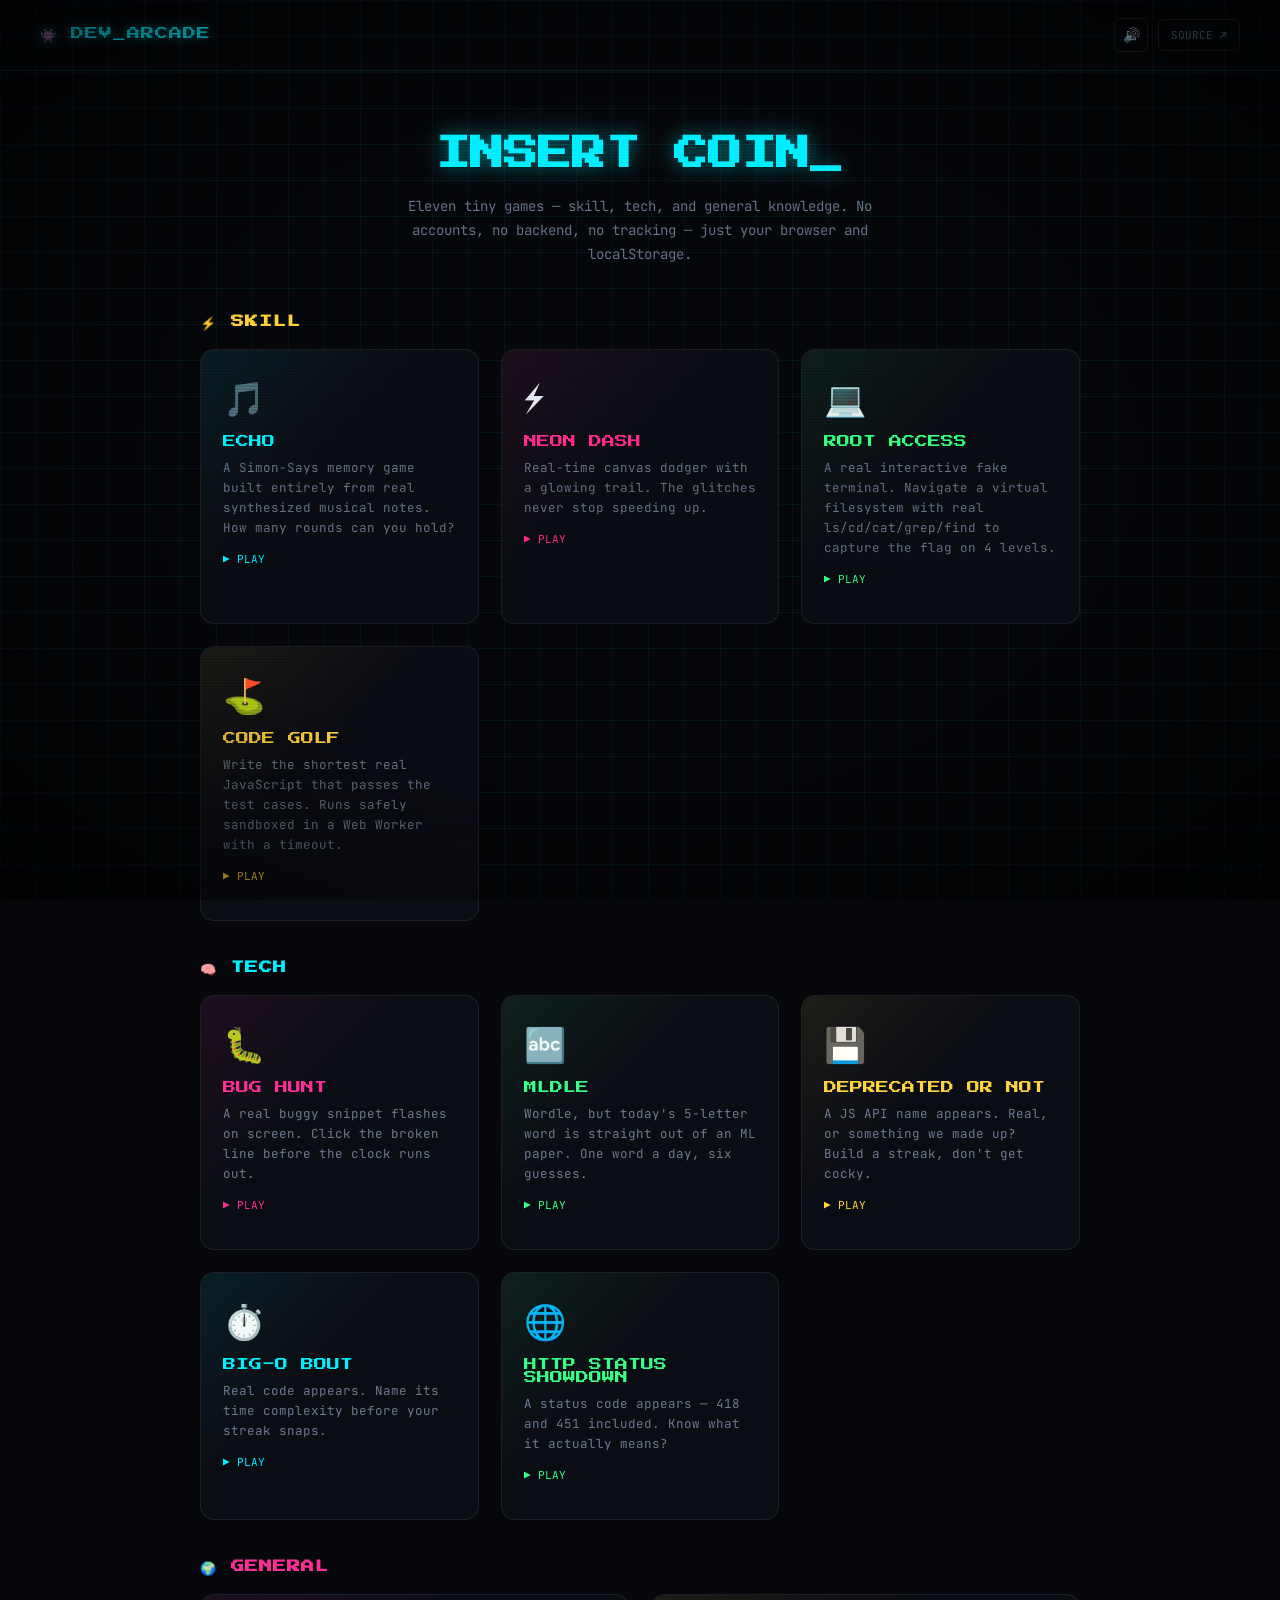
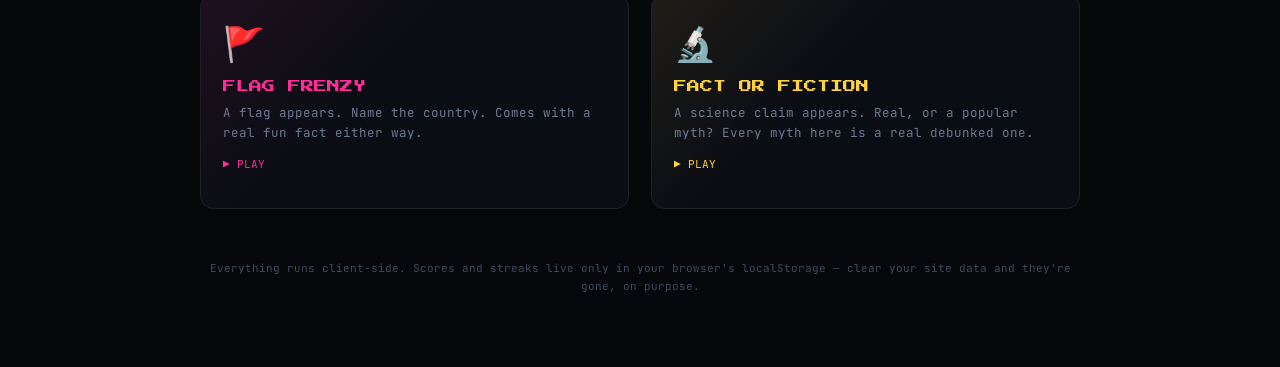
<file: index.html>
<!doctype html>
<html lang="en">
<head>
  <meta charset="utf-8" />
  <meta name="viewport" content="width=device-width, initial-scale=1" />
  <title>Dev Arcade</title>
  <meta name="description" content="Eleven tiny games -- skill, tech, and general knowledge. No accounts, no backend, just real-time reflexes and daily puzzles." />
  <link rel="icon" href="data:image/svg+xml,<svg xmlns=%22http://www.w3.org/2000/svg%22 viewBox=%220 0 100 100%22><text y=%22.9em%22 font-size=%2290%22>👾</text></svg>" />
  <link rel="stylesheet" href="style.css" />
</head>
<body>
  <div class="grid-bg" aria-hidden="true"></div>

  <header class="topbar">
    <a class="logo pixel" href="index.html">👾 DEV_ARCADE</a>
    <a class="back" href="https://github.com/blacksinisterx/dev-arcade" target="_blank" rel="noopener">SOURCE ↗</a>
  </header>

  <main>
    <div class="hero">
      <h1 class="pixel">INSERT COIN<span class="blink">_</span></h1>
      <p>Eleven tiny games — skill, tech, and general knowledge. No accounts, no backend, no tracking — just your browser and localStorage.</p>
    </div>

    <h2 class="section-label" style="color: var(--yellow)">⚡ SKILL</h2>
    <div class="cabinets">
      <a class="cabinet" href="echo.html" style="--accent: var(--cyan)">
        <span class="stat" id="ec-stat"></span>
        <span class="icon">🎵</span>
        <p class="title">ECHO</p>
        <p class="desc">A Simon-Says memory game built entirely from real synthesized musical notes. How many rounds can you hold?</p>
        <p class="play">▶ PLAY</p>
      </a>

      <a class="cabinet" href="neondash.html" style="--accent: var(--magenta)">
        <span class="stat" id="nd-stat"></span>
        <span class="icon">⚡</span>
        <p class="title">NEON DASH</p>
        <p class="desc">Real-time canvas dodger with a glowing trail. The glitches never stop speeding up.</p>
        <p class="play">▶ PLAY</p>
      </a>

      <a class="cabinet" href="terminal.html" style="--accent: var(--green)">
        <span class="stat" id="rt-stat"></span>
        <span class="icon">💻</span>
        <p class="title">ROOT ACCESS</p>
        <p class="desc">A real interactive fake terminal. Navigate a virtual filesystem with real ls/cd/cat/grep/find to capture the flag on 4 levels.</p>
        <p class="play">▶ PLAY</p>
      </a>

      <a class="cabinet" href="codegolf.html" style="--accent: var(--yellow)">
        <span class="stat" id="cg-stat"></span>
        <span class="icon">⛳</span>
        <p class="title">CODE GOLF</p>
        <p class="desc">Write the shortest real JavaScript that passes the test cases. Runs safely sandboxed in a Web Worker with a timeout.</p>
        <p class="play">▶ PLAY</p>
      </a>
    </div>

    <h2 class="section-label" style="color: var(--cyan)">🧠 TECH</h2>
    <div class="cabinets">
      <a class="cabinet" href="bughunt.html" style="--accent: var(--magenta)">
        <span class="stat" id="bh-stat"></span>
        <span class="icon">🐛</span>
        <p class="title">BUG HUNT</p>
        <p class="desc">A real buggy snippet flashes on screen. Click the broken line before the clock runs out.</p>
        <p class="play">▶ PLAY</p>
      </a>

      <a class="cabinet" href="mldle.html" style="--accent: var(--green)">
        <span class="stat" id="ml-stat"></span>
        <span class="icon">🔤</span>
        <p class="title">MLDLE</p>
        <p class="desc">Wordle, but today's 5-letter word is straight out of an ML paper. One word a day, six guesses.</p>
        <p class="play">▶ PLAY</p>
      </a>

      <a class="cabinet" href="deprecated.html" style="--accent: var(--yellow)">
        <span class="stat" id="dp-stat"></span>
        <span class="icon">💾</span>
        <p class="title">DEPRECATED OR NOT</p>
        <p class="desc">A JS API name appears. Real, or something we made up? Build a streak, don't get cocky.</p>
        <p class="play">▶ PLAY</p>
      </a>

      <a class="cabinet" href="bigobout.html" style="--accent: var(--cyan)">
        <span class="stat" id="bo-stat"></span>
        <span class="icon">⏱️</span>
        <p class="title">BIG-O BOUT</p>
        <p class="desc">Real code appears. Name its time complexity before your streak snaps.</p>
        <p class="play">▶ PLAY</p>
      </a>

      <a class="cabinet" href="httpstatus.html" style="--accent: var(--green)">
        <span class="stat" id="hs-stat"></span>
        <span class="icon">🌐</span>
        <p class="title">HTTP STATUS SHOWDOWN</p>
        <p class="desc">A status code appears — 418 and 451 included. Know what it actually means?</p>
        <p class="play">▶ PLAY</p>
      </a>
    </div>

    <h2 class="section-label" style="color: var(--magenta)">🌍 GENERAL</h2>
    <div class="cabinets">
      <a class="cabinet" href="flagfrenzy.html" style="--accent: var(--magenta)">
        <span class="stat" id="ff-stat"></span>
        <span class="icon">🚩</span>
        <p class="title">FLAG FRENZY</p>
        <p class="desc">A flag appears. Name the country. Comes with a real fun fact either way.</p>
        <p class="play">▶ PLAY</p>
      </a>

      <a class="cabinet" href="factfiction.html" style="--accent: var(--yellow)">
        <span class="stat" id="sf-stat"></span>
        <span class="icon">🔬</span>
        <p class="title">FACT OR FICTION</p>
        <p class="desc">A science claim appears. Real, or a popular myth? Every myth here is a real debunked one.</p>
        <p class="play">▶ PLAY</p>
      </a>
    </div>

    <p class="footer-note">Everything runs client-side. Scores and streaks live only in your browser's localStorage — clear your site data and they're gone, on purpose.</p>
  </main>

  <script src="shared.js"></script>
  <script>
    const showBest = (statsKey, elId) => {
      const s = Arcade.getStats(statsKey)
      if (s.best) document.getElementById(elId).textContent = `BEST ${s.best}`
    }
    showBest('echo', 'ec-stat')
    showBest('neondash', 'nd-stat')
    showBest('terminal', 'rt-stat')
    const cg = Arcade.getStats('codegolf')
    if (cg.bestTotal != null) document.getElementById('cg-stat').textContent = `BEST ${cg.bestTotal}`
    showBest('bughunt', 'bh-stat')
    showBest('deprecated', 'dp-stat')
    showBest('bigobout', 'bo-stat')
    showBest('httpstatus', 'hs-stat')
    showBest('flagfrenzy', 'ff-stat')
    showBest('factfiction', 'sf-stat')
    const ml = Arcade.getStats('mldle')
    if (ml.streak) document.getElementById('ml-stat').textContent = `🔥${ml.streak}`

    Arcade.staggerIn('.cabinet', 60)
    document.querySelectorAll('.cabinet').forEach((c) => c.addEventListener('mouseenter', () => Arcade.sfx.tick()))
  </script>
</body>
</html>
</file>
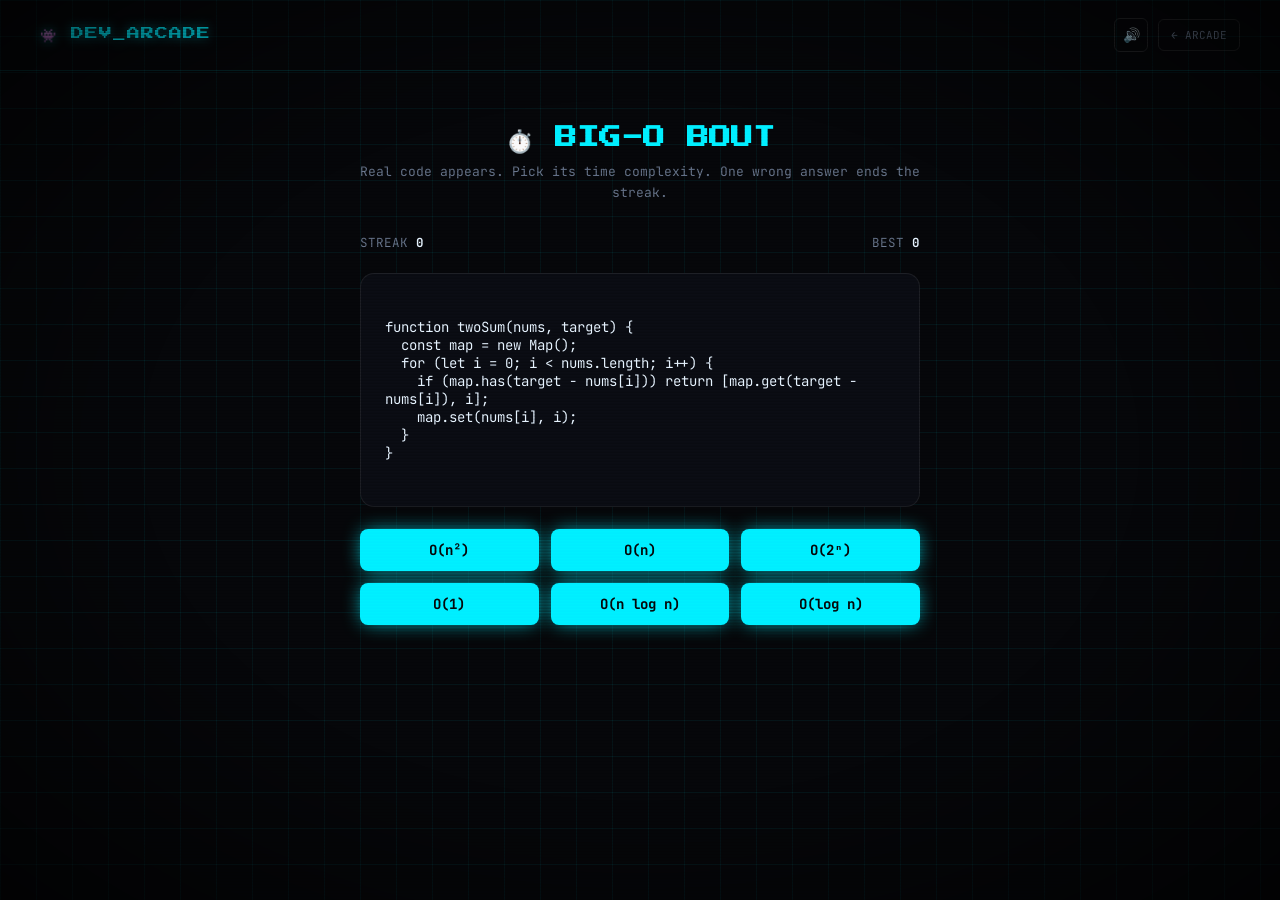
<file: bigobout.html>
<!doctype html>
<html lang="en">
<head>
  <meta charset="utf-8" />
  <meta name="viewport" content="width=device-width, initial-scale=1" />
  <title>Big-O Bout — Dev Arcade</title>
  <link rel="icon" href="data:image/svg+xml,<svg xmlns=%22http://www.w3.org/2000/svg%22 viewBox=%220 0 100 100%22><text y=%22.9em%22 font-size=%2290%22>⏱️</text></svg>" />
  <link rel="stylesheet" href="style.css" />
  <style>
    .term-card { text-align: left; padding: 28px 24px; margin-bottom: 22px; }
    .term-card pre { color: var(--text); font-family: 'JetBrains Mono', monospace; }
    .fact-box { margin-top: 16px; font-size: 13px; color: var(--text-dim); line-height: 1.6; text-align: left; padding: 14px; background: rgba(255,255,255,0.03); border-radius: 8px; }
    .verdict { font-family: 'Press Start 2P', monospace; font-size: 14px; margin-bottom: 10px; text-align: center; }
    .verdict.correct-v { color: var(--green); }
    .verdict.wrong-v { color: var(--magenta); }
  </style>
</head>
<body>
  <div class="grid-bg" aria-hidden="true"></div>
  <header class="topbar">
    <a class="logo pixel" href="index.html">👾 DEV_ARCADE</a>
    <a class="back" href="index.html">← ARCADE</a>
  </header>

  <main>
    <div class="game-shell">
      <h1 class="game-title" style="color: var(--cyan)">⏱️ BIG-O BOUT</h1>
      <p class="game-sub">Real code appears. Pick its time complexity. One wrong answer ends the streak.</p>

      <div class="hud">
        <span>STREAK <span class="val" id="streak-val">0</span></span>
        <span>BEST <span class="val" id="best-val">0</span></span>
      </div>

      <div class="panel term-card">
        <p id="verdict" class="verdict" hidden></p>
        <p id="term-name">—</p>
        <div id="fact-box" class="fact-box" hidden></div>
      </div>

      <div id="options-row" class="options-row"></div>
      <div id="next-row" class="row" style="margin-top: 20px;" hidden>
        <button id="next-btn" class="btn btn-cyan">NEXT →</button>
      </div>
      <div id="over-row" class="row" style="margin-top: 20px;" hidden>
        <button id="retry-btn" class="btn btn-cyan">↻ TRY AGAIN</button>
        <a class="btn btn-ghost" href="index.html">ARCADE</a>
      </div>
    </div>
  </main>

  <script src="shared.js"></script>
  <script src="quiz-mc.js"></script>
  <script src="bigobout-data.js"></script>
  <script>MCQuiz({ items: BIGO_ITEMS, statsKey: 'bigobout', promptField: 'prompt', promptIsCode: true })</script>
</body>
</html>
</file>
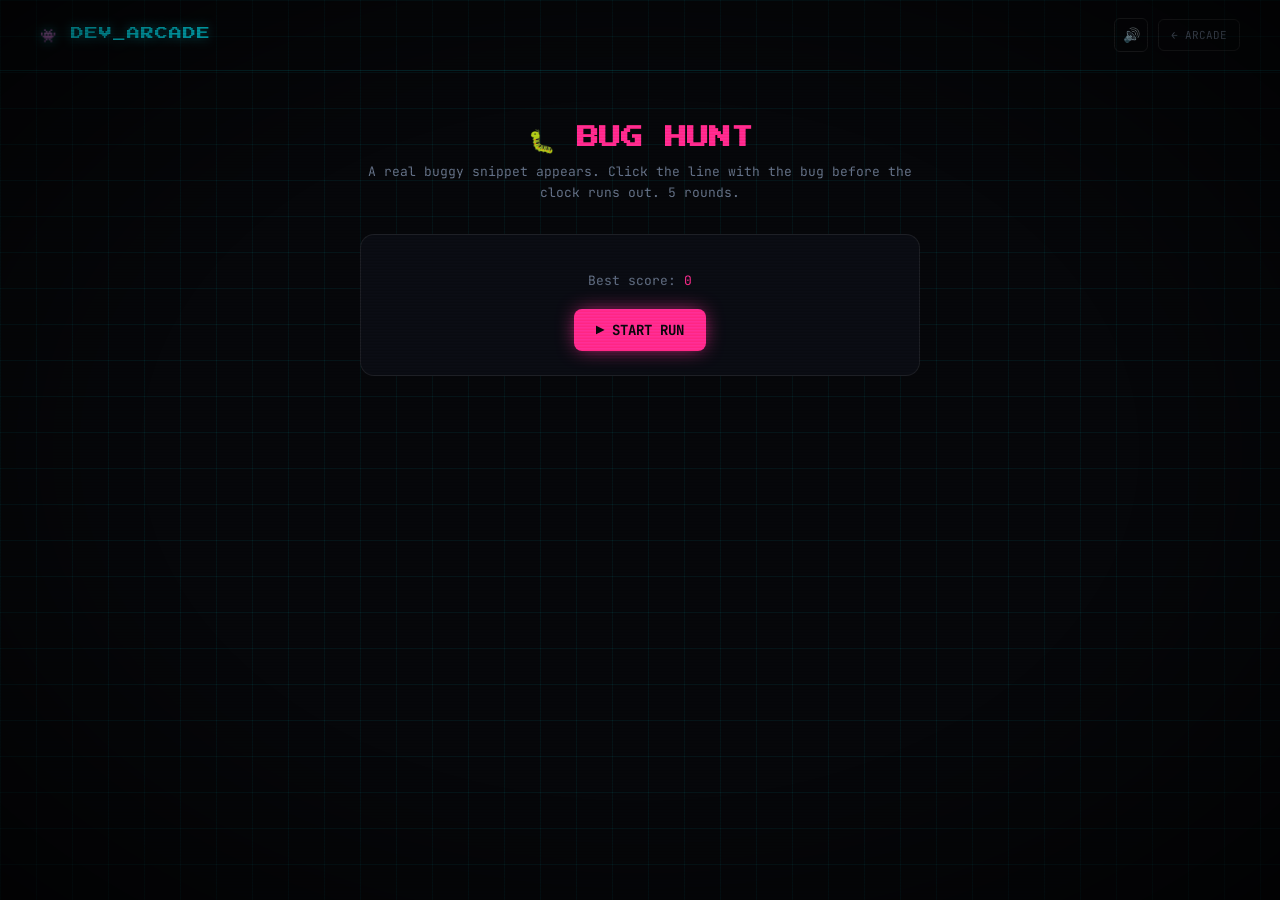
<file: bughunt.html>
<!doctype html>
<html lang="en">
<head>
  <meta charset="utf-8" />
  <meta name="viewport" content="width=device-width, initial-scale=1" />
  <title>Bug Hunt — Dev Arcade</title>
  <link rel="icon" href="data:image/svg+xml,<svg xmlns=%22http://www.w3.org/2000/svg%22 viewBox=%220 0 100 100%22><text y=%22.9em%22 font-size=%2290%22>🐛</text></svg>" />
  <link rel="stylesheet" href="style.css" />
  <style>
    .code-panel {
      background: #030405;
      border: 1px solid rgba(255,46,151,0.25);
      border-radius: 10px;
      overflow: hidden;
      font-size: 13.5px;
      line-height: 1.9;
    }
    .term-chrome {
      display: flex;
      align-items: center;
      gap: 7px;
      padding: 10px 12px;
      background: #0a0b10;
      border-bottom: 1px solid rgba(255,46,151,0.2);
    }
    .term-dot { width: 10px; height: 10px; border-radius: 50%; }
    .term-dot.r { background: #ff5f56; }
    .term-dot.y { background: #ffbd2e; }
    .term-dot.g { background: #27c93f; }
    .term-label { margin-left: 8px; font-size: 11px; color: #4a4f5c; }
    .code-body { padding-top: 6px; }
    .code-line {
      display: flex;
      cursor: pointer;
      padding: 1px 0;
      transition: background 0.1s ease;
    }
    .code-line:hover { background: rgba(255,46,151,0.08); }
    .code-line .ln {
      width: 34px;
      flex-shrink: 0;
      text-align: right;
      padding-right: 12px;
      color: #4a4f5c;
      user-select: none;
    }
    .code-line pre { margin: 0; white-space: pre-wrap; word-break: break-word; }
    .code-line.correct { background: rgba(57,255,136,0.18); }
    .code-line.wrong { background: rgba(255,46,151,0.22); }
    .timer-bar { height: 6px; border-radius: 999px; background: rgba(255,255,255,0.08); overflow: hidden; margin-bottom: 20px; }
    .timer-fill { height: 100%; background: var(--magenta); width: 100%; transition: width 0.1s linear; }
    .explain { margin-top: 16px; font-size: 13px; color: var(--text-dim); line-height: 1.6; padding: 14px; background: rgba(255,255,255,0.03); border-radius: 8px; }
  </style>
</head>
<body>
  <div class="grid-bg" aria-hidden="true"></div>
  <header class="topbar">
    <a class="logo pixel" href="index.html">👾 DEV_ARCADE</a>
    <a class="back" href="index.html">← ARCADE</a>
  </header>

  <main>
    <div class="game-shell">
      <h1 class="game-title" style="color: var(--magenta)">🐛 BUG HUNT</h1>
      <p class="game-sub">A real buggy snippet appears. Click the line with the bug before the clock runs out. 5 rounds.</p>

      <div id="intro" class="panel center">
        <p style="color: var(--text-dim); font-size: 13px; margin-bottom: 20px;">Best score: <span id="best-score" style="color: var(--magenta)">0</span></p>
        <button id="start-btn" class="btn btn-magenta">▶ START RUN</button>
      </div>

      <div id="play" hidden>
        <div class="hud">
          <span>ROUND <span class="val" id="round-num">1</span>/5</span>
          <span>SCORE <span class="val" id="score-val">0</span></span>
        </div>
        <div class="timer-bar"><div class="timer-fill" id="timer-fill"></div></div>
        <div class="code-panel">
          <div class="term-chrome">
            <span class="term-dot r"></span><span class="term-dot y"></span><span class="term-dot g"></span>
            <span class="term-label">bug.js</span>
          </div>
          <div class="code-body" id="code-panel"></div>
        </div>
        <div id="explain" class="explain" hidden></div>
        <div class="row" style="margin-top: 20px;">
          <button id="next-btn" class="btn btn-magenta" hidden>NEXT ROUND →</button>
        </div>
      </div>

      <div id="done" class="panel center" hidden>
        <p class="pixel" style="font-size: 16px; color: var(--magenta); margin-bottom: 14px;" id="final-title">RUN COMPLETE</p>
        <p style="font-size: 32px; font-weight: 800; margin: 0 0 6px;" id="final-score">0</p>
        <p style="color: var(--text-dim); font-size: 12.5px; margin-bottom: 24px;" id="final-note"></p>
        <div class="row">
          <button id="retry-btn" class="btn btn-magenta">↻ PLAY AGAIN</button>
          <a class="btn btn-ghost" href="index.html">ARCADE</a>
        </div>
      </div>
    </div>
  </main>

  <script src="shared.js"></script>
  <script src="bughunt-data.js"></script>
  <script src="bughunt.js"></script>
</body>
</html>
</file>
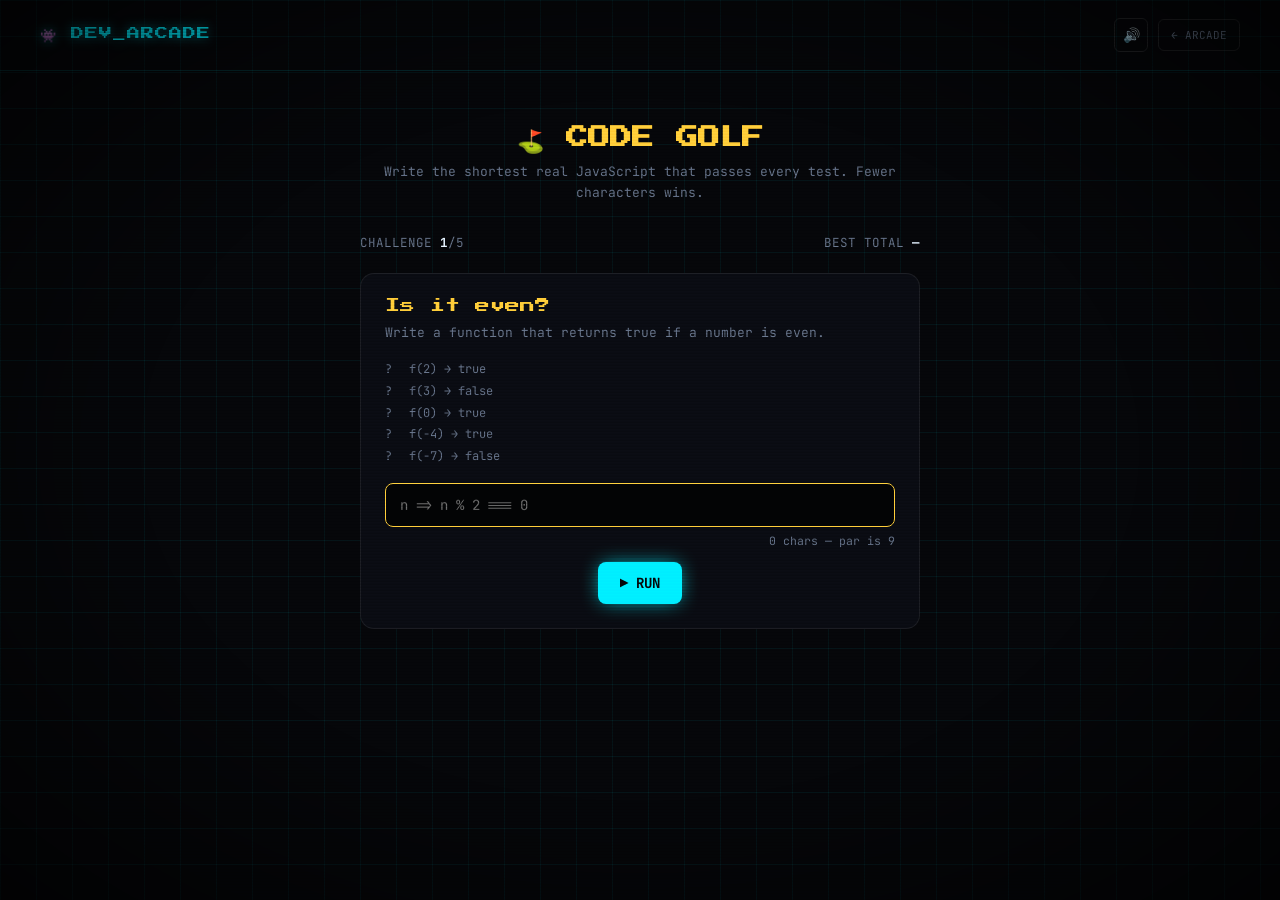
<file: codegolf.html>
<!doctype html>
<html lang="en">
<head>
  <meta charset="utf-8" />
  <meta name="viewport" content="width=device-width, initial-scale=1" />
  <title>Code Golf — Dev Arcade</title>
  <meta name="description" content="Write the shortest working JavaScript that passes real test cases. Runs safely sandboxed in a Web Worker with a timeout." />
  <link rel="icon" href="data:image/svg+xml,<svg xmlns=%22http://www.w3.org/2000/svg%22 viewBox=%220 0 100 100%22><text y=%22.9em%22 font-size=%2290%22>⛳</text></svg>" />
  <link rel="stylesheet" href="style.css" />
  <style>
    .challenge-panel { padding: 24px; margin-bottom: 18px; }
    .challenge-title { font-family: 'Press Start 2P', monospace; font-size: 15px; color: var(--yellow); margin: 0 0 10px; }
    .challenge-desc { color: var(--text-dim); font-size: 13px; line-height: 1.6; margin: 0 0 16px; }
    .test-list { font-family: 'JetBrains Mono', monospace; font-size: 12px; color: var(--text-dim); margin-bottom: 16px; line-height: 1.8; }
    .test-row { display: flex; align-items: center; gap: 8px; }
    .test-row .mark { width: 16px; }
    .test-row.pass { color: var(--green); }
    .test-row.fail { color: var(--magenta); }

    #golf-input {
      width: 100%;
      font-family: 'JetBrains Mono', monospace;
      font-size: 14px;
      padding: 12px 14px;
      background: #030405;
      border: 1px solid rgba(255,210,63,0.3);
      border-radius: 8px;
      color: var(--text);
      outline: none;
    }
    #golf-input:focus { border-color: var(--yellow); }
    .char-count { text-align: right; font-size: 11.5px; color: var(--text-dim); margin-top: 6px; }
    .result-box { margin-top: 16px; padding: 14px; border-radius: 8px; background: rgba(255,255,255,0.03); font-size: 13px; }
    .rating { font-family: 'Press Start 2P', monospace; font-size: 14px; margin-bottom: 8px; }
  </style>
</head>
<body>
  <div class="grid-bg" aria-hidden="true"></div>
  <header class="topbar">
    <a class="logo pixel" href="index.html">👾 DEV_ARCADE</a>
    <a class="back" href="index.html">← ARCADE</a>
  </header>

  <main>
    <div class="game-shell" style="max-width: 560px;">
      <h1 class="game-title" style="color: var(--yellow)">⛳ CODE GOLF</h1>
      <p class="game-sub">Write the shortest real JavaScript that passes every test. Fewer characters wins.</p>

      <div class="hud">
        <span>CHALLENGE <span class="val" id="challenge-num">1</span>/5</span>
        <span>BEST TOTAL <span class="val" id="best-total">—</span></span>
      </div>

      <div class="panel challenge-panel">
        <p class="challenge-title" id="challenge-title"></p>
        <p class="challenge-desc" id="challenge-desc"></p>
        <div class="test-list" id="test-list"></div>

        <input id="golf-input" type="text" spellcheck="false" autocomplete="off" placeholder="n => n % 2 === 0" />
        <p class="char-count"><span id="char-count">0</span> chars — par is <span id="par-count">0</span></p>

        <div class="row" style="margin-top: 14px;">
          <button id="run-btn" class="btn btn-cyan">▶ RUN</button>
          <button id="next-btn" class="btn btn-green" hidden>NEXT →</button>
        </div>

        <div id="result-box" class="result-box" hidden></div>
      </div>

      <div id="over-row" class="row" hidden>
        <button id="retry-btn" class="btn btn-cyan">↻ PLAY AGAIN</button>
        <a class="btn btn-ghost" href="index.html">ARCADE</a>
      </div>
    </div>
  </main>

  <script src="shared.js"></script>
  <script src="codegolf-data.js"></script>
  <script src="codegolf.js"></script>
</body>
</html>
</file>
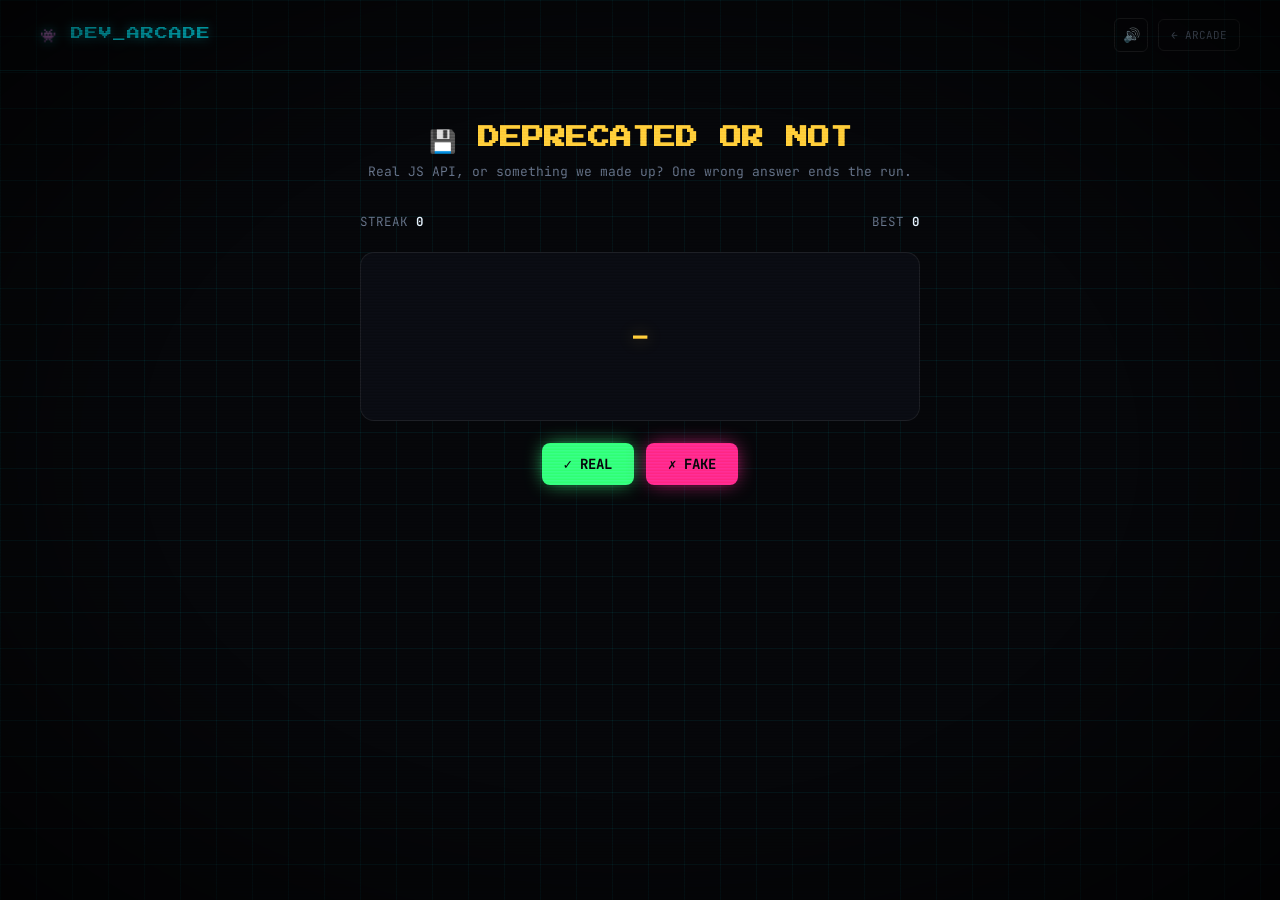
<file: deprecated.html>
<!doctype html>
<html lang="en">
<head>
  <meta charset="utf-8" />
  <meta name="viewport" content="width=device-width, initial-scale=1" />
  <title>Deprecated or Not — Dev Arcade</title>
  <link rel="icon" href="data:image/svg+xml,<svg xmlns=%22http://www.w3.org/2000/svg%22 viewBox=%220 0 100 100%22><text y=%22.9em%22 font-size=%2290%22>💾</text></svg>" />
  <link rel="stylesheet" href="style.css" />
  <style>
    .term-card {
      text-align: center;
      padding: 44px 24px;
      margin-bottom: 22px;
    }
    .term-name {
      font-family: 'JetBrains Mono', monospace;
      font-size: clamp(18px, 4vw, 24px);
      font-weight: 800;
      color: var(--yellow);
      word-break: break-word;
      text-shadow: 0 0 16px rgba(255,210,63,0.35);
    }
    .fact-box {
      margin-top: 16px;
      font-size: 13px;
      color: var(--text-dim);
      line-height: 1.6;
      text-align: left;
      padding: 14px;
      background: rgba(255,255,255,0.03);
      border-radius: 8px;
    }
    .verdict { font-family: 'Press Start 2P', monospace; font-size: 14px; margin-bottom: 10px; }
    .verdict.correct-v { color: var(--green); }
    .verdict.wrong-v { color: var(--magenta); }
  </style>
</head>
<body>
  <div class="grid-bg" aria-hidden="true"></div>
  <header class="topbar">
    <a class="logo pixel" href="index.html">👾 DEV_ARCADE</a>
    <a class="back" href="index.html">← ARCADE</a>
  </header>

  <main>
    <div class="game-shell">
      <h1 class="game-title" style="color: var(--yellow)">💾 DEPRECATED OR NOT</h1>
      <p class="game-sub">Real JS API, or something we made up? One wrong answer ends the run.</p>

      <div class="hud">
        <span>STREAK <span class="val" id="streak-val">0</span></span>
        <span>BEST <span class="val" id="best-val">0</span></span>
      </div>

      <div class="panel term-card">
        <p id="verdict" class="verdict" hidden></p>
        <p class="term-name" id="term-name">—</p>
        <div id="fact-box" class="fact-box" hidden></div>
      </div>

      <div id="choice-row" class="row">
        <button id="real-btn" class="btn btn-green">✓ REAL</button>
        <button id="fake-btn" class="btn btn-magenta">✗ FAKE</button>
      </div>
      <div id="next-row" class="row" hidden>
        <button id="next-btn" class="btn btn-cyan">NEXT →</button>
      </div>
      <div id="over-row" class="row" hidden>
        <button id="retry-btn" class="btn btn-cyan">↻ TRY AGAIN</button>
        <a class="btn btn-ghost" href="index.html">ARCADE</a>
      </div>
    </div>
  </main>

  <script src="shared.js"></script>
  <script src="deprecated-data.js"></script>
  <script src="deprecated.js"></script>
</body>
</html>
</file>
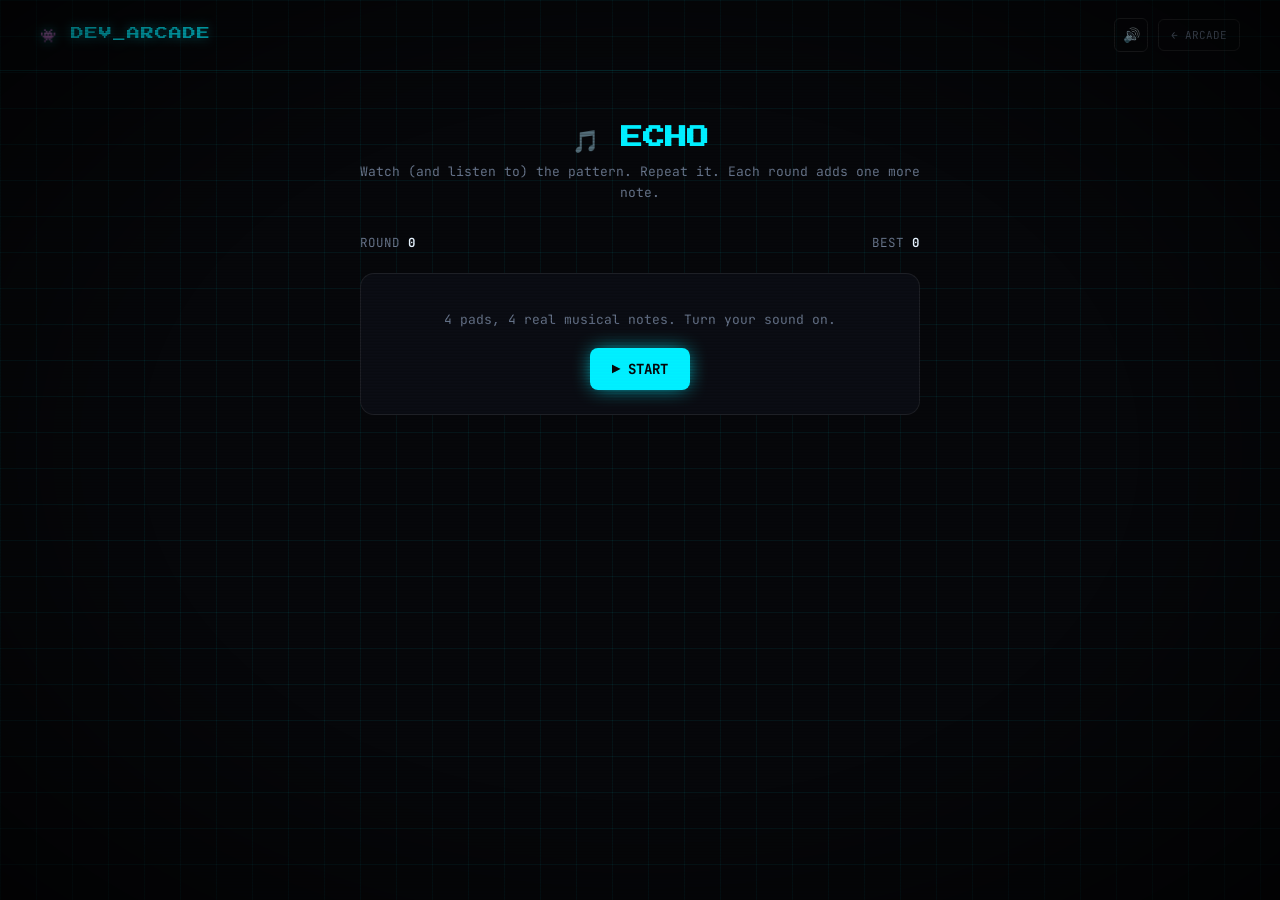
<file: echo.html>
<!doctype html>
<html lang="en">
<head>
  <meta charset="utf-8" />
  <meta name="viewport" content="width=device-width, initial-scale=1" />
  <title>Echo — Dev Arcade</title>
  <meta name="description" content="A Simon-Says memory game built from real synthesized musical tones -- no audio files, just oscillators." />
  <link rel="icon" href="data:image/svg+xml,<svg xmlns=%22http://www.w3.org/2000/svg%22 viewBox=%220 0 100 100%22><text y=%22.9em%22 font-size=%2290%22>🎵</text></svg>" />
  <link rel="stylesheet" href="style.css" />
  <style>
    .pad-grid {
      display: grid;
      grid-template-columns: 1fr 1fr;
      gap: 14px;
      width: min(100%, 340px);
      margin: 0 auto 24px;
      aspect-ratio: 1;
    }
    .pad {
      border: none;
      border-radius: 16px;
      cursor: pointer;
      opacity: 0.35;
      transition: opacity 0.08s ease, transform 0.08s ease;
      filter: brightness(1);
    }
    .pad:disabled { cursor: default; }
    .pad.p0 { background: var(--cyan); }
    .pad.p1 { background: var(--magenta); }
    .pad.p2 { background: var(--green); }
    .pad.p3 { background: var(--yellow); }
    .pad.lit { opacity: 1; transform: scale(0.96); filter: brightness(1.6); box-shadow: 0 0 40px currentColor; }

    .center-status {
      text-align: center;
      margin-bottom: 18px;
      min-height: 24px;
      font-size: 13px;
      color: var(--text-dim);
    }
    .round-display {
      text-align: center;
      font-family: 'Press Start 2P', monospace;
      font-size: 15px;
      color: var(--cyan);
      margin-bottom: 8px;
    }
  </style>
</head>
<body>
  <div class="grid-bg" aria-hidden="true"></div>
  <header class="topbar">
    <a class="logo pixel" href="index.html">👾 DEV_ARCADE</a>
    <a class="back" href="index.html">← ARCADE</a>
  </header>

  <main>
    <div class="game-shell">
      <h1 class="game-title" style="color: var(--cyan)">🎵 ECHO</h1>
      <p class="game-sub">Watch (and listen to) the pattern. Repeat it. Each round adds one more note.</p>

      <div class="hud">
        <span>ROUND <span class="val" id="round-val">0</span></span>
        <span>BEST <span class="val" id="best-val">0</span></span>
      </div>

      <div id="intro" class="panel center">
        <p style="color: var(--text-dim); font-size: 13px; margin-bottom: 20px;">4 pads, 4 real musical notes. Turn your sound on.</p>
        <button id="start-btn" class="btn btn-cyan">▶ START</button>
      </div>

      <div id="play" hidden>
        <p class="center-status" id="status-text">Watch closely…</p>
        <div class="pad-grid">
          <button class="pad p0" data-i="0" disabled></button>
          <button class="pad p1" data-i="1" disabled></button>
          <button class="pad p2" data-i="2" disabled></button>
          <button class="pad p3" data-i="3" disabled></button>
        </div>
      </div>

      <div id="done" class="panel center" hidden>
        <p class="pixel" style="font-size: 16px; color: var(--cyan); margin-bottom: 14px;">RUN COMPLETE</p>
        <p style="font-size: 32px; font-weight: 800; margin: 0 0 6px;" id="final-round">0</p>
        <p style="color: var(--text-dim); font-size: 12.5px; margin-bottom: 24px;">rounds survived</p>
        <p style="color: var(--text-dim); font-size: 12.5px; margin-bottom: 24px;" id="final-note"></p>
        <div class="row">
          <button id="retry-btn" class="btn btn-cyan">↻ PLAY AGAIN</button>
          <a class="btn btn-ghost" href="index.html">ARCADE</a>
        </div>
      </div>
    </div>
  </main>

  <script src="shared.js"></script>
  <script src="echo.js"></script>
</body>
</html>
</file>
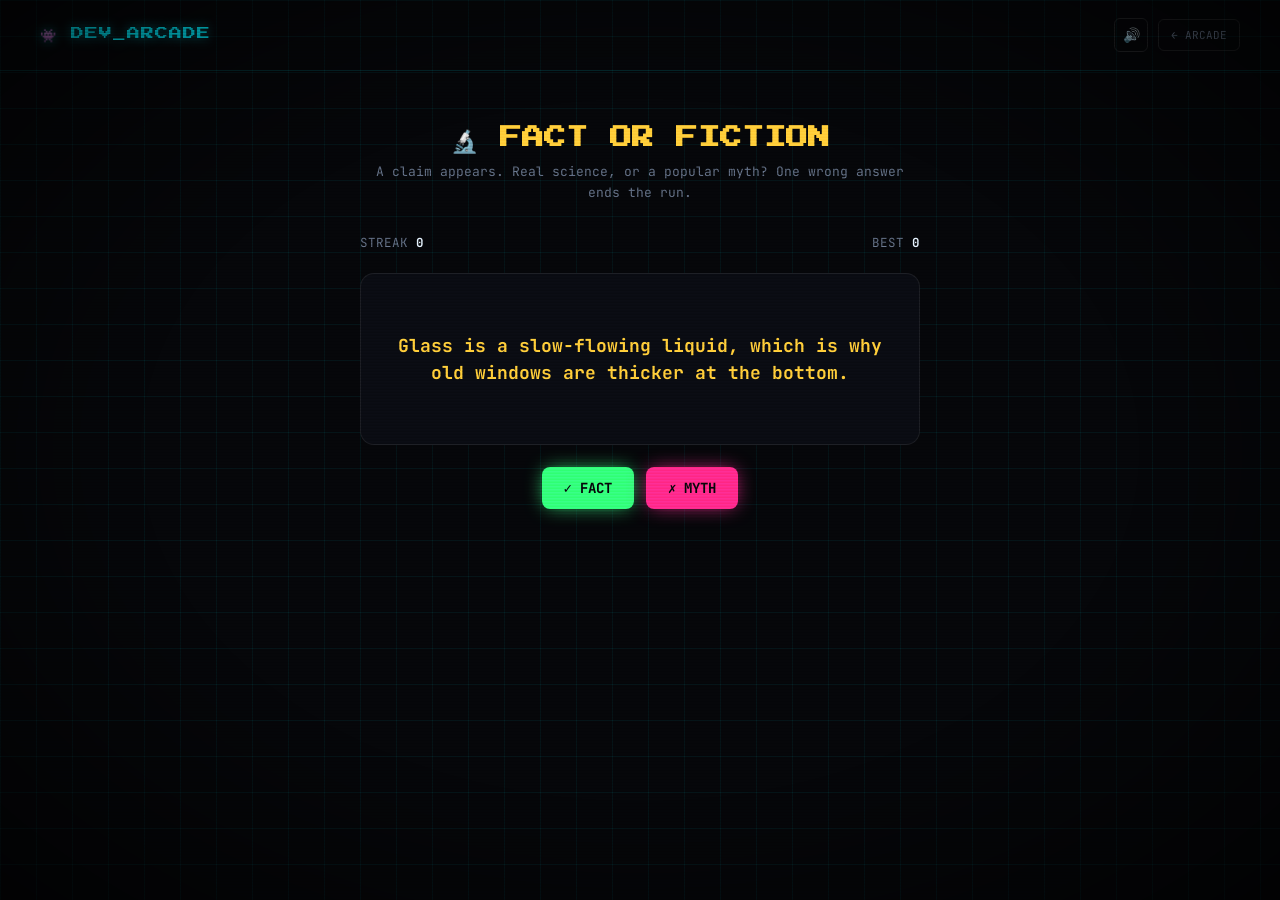
<file: factfiction.html>
<!doctype html>
<html lang="en">
<head>
  <meta charset="utf-8" />
  <meta name="viewport" content="width=device-width, initial-scale=1" />
  <title>Fact or Fiction — Dev Arcade</title>
  <link rel="icon" href="data:image/svg+xml,<svg xmlns=%22http://www.w3.org/2000/svg%22 viewBox=%220 0 100 100%22><text y=%22.9em%22 font-size=%2290%22>🔬</text></svg>" />
  <link rel="stylesheet" href="style.css" />
  <style>
    .term-card { text-align: center; padding: 40px 24px; margin-bottom: 22px; }
    .term-name {
      font-family: 'JetBrains Mono', monospace;
      font-size: clamp(15px, 3.4vw, 18px);
      font-weight: 700;
      color: var(--yellow);
      line-height: 1.5;
    }
    .fact-box { margin-top: 16px; font-size: 13px; color: var(--text-dim); line-height: 1.6; text-align: left; padding: 14px; background: rgba(255,255,255,0.03); border-radius: 8px; }
    .verdict { font-family: 'Press Start 2P', monospace; font-size: 14px; margin-bottom: 10px; }
    .verdict.correct-v { color: var(--green); }
    .verdict.wrong-v { color: var(--magenta); }
  </style>
</head>
<body>
  <div class="grid-bg" aria-hidden="true"></div>
  <header class="topbar">
    <a class="logo pixel" href="index.html">👾 DEV_ARCADE</a>
    <a class="back" href="index.html">← ARCADE</a>
  </header>

  <main>
    <div class="game-shell">
      <h1 class="game-title" style="color: var(--yellow)">🔬 FACT OR FICTION</h1>
      <p class="game-sub">A claim appears. Real science, or a popular myth? One wrong answer ends the run.</p>

      <div class="hud">
        <span>STREAK <span class="val" id="streak-val">0</span></span>
        <span>BEST <span class="val" id="best-val">0</span></span>
      </div>

      <div class="panel term-card">
        <p id="verdict" class="verdict" hidden></p>
        <p class="term-name" id="term-name">—</p>
        <div id="fact-box" class="fact-box" hidden></div>
      </div>

      <div id="choice-row" class="row">
        <button id="real-btn" class="btn btn-green">✓ FACT</button>
        <button id="fake-btn" class="btn btn-magenta">✗ MYTH</button>
      </div>
      <div id="next-row" class="row" hidden>
        <button id="next-btn" class="btn btn-cyan">NEXT →</button>
      </div>
      <div id="over-row" class="row" hidden>
        <button id="retry-btn" class="btn btn-cyan">↻ TRY AGAIN</button>
        <a class="btn btn-ghost" href="index.html">ARCADE</a>
      </div>
    </div>
  </main>

  <script src="shared.js"></script>
  <script src="quiz-binary.js"></script>
  <script src="factfiction-data.js"></script>
  <script>BinaryQuiz({ items: SCIENCE_TRIVIA, statsKey: 'factfiction', trueLabel: 'FACT', falseLabel: 'MYTH', promptField: 'name', flagField: 'real' })</script>
</body>
</html>
</file>
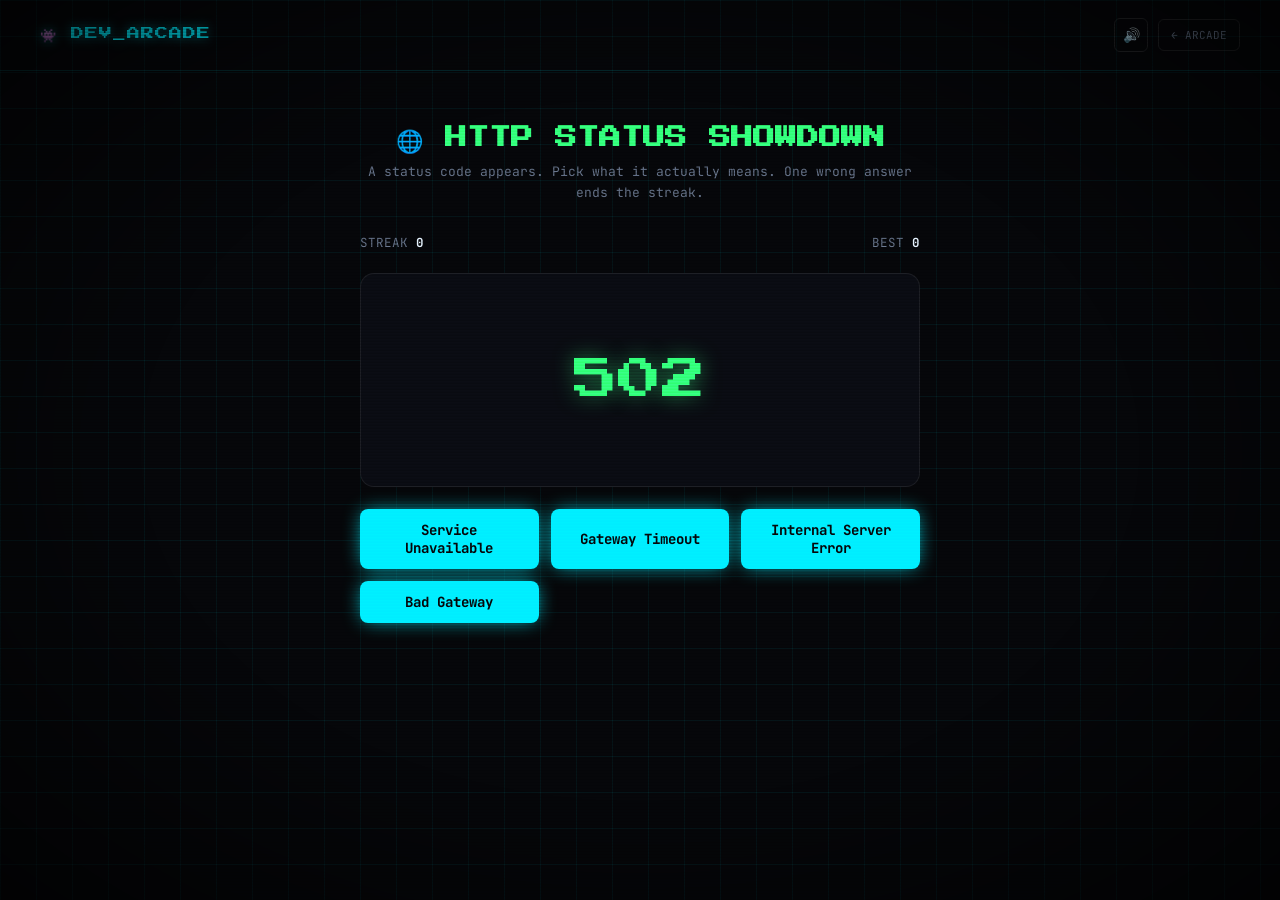
<file: httpstatus.html>
<!doctype html>
<html lang="en">
<head>
  <meta charset="utf-8" />
  <meta name="viewport" content="width=device-width, initial-scale=1" />
  <title>HTTP Status Showdown — Dev Arcade</title>
  <link rel="icon" href="data:image/svg+xml,<svg xmlns=%22http://www.w3.org/2000/svg%22 viewBox=%220 0 100 100%22><text y=%22.9em%22 font-size=%2290%22>🌐</text></svg>" />
  <link rel="stylesheet" href="style.css" />
  <style>
    .term-card { padding: 40px 24px; margin-bottom: 22px; }
    .status-code { font-family: 'Press Start 2P', monospace; font-size: 44px; color: var(--green); text-shadow: 0 0 20px rgba(57,255,136,0.5); }
    .fact-box { margin-top: 16px; font-size: 13px; color: var(--text-dim); line-height: 1.6; text-align: left; padding: 14px; background: rgba(255,255,255,0.03); border-radius: 8px; }
    .verdict { font-family: 'Press Start 2P', monospace; font-size: 14px; margin-bottom: 10px; }
    .verdict.correct-v { color: var(--green); }
    .verdict.wrong-v { color: var(--magenta); }
  </style>
</head>
<body>
  <div class="grid-bg" aria-hidden="true"></div>
  <header class="topbar">
    <a class="logo pixel" href="index.html">👾 DEV_ARCADE</a>
    <a class="back" href="index.html">← ARCADE</a>
  </header>

  <main>
    <div class="game-shell">
      <h1 class="game-title" style="color: var(--green)">🌐 HTTP STATUS SHOWDOWN</h1>
      <p class="game-sub">A status code appears. Pick what it actually means. One wrong answer ends the streak.</p>

      <div class="hud">
        <span>STREAK <span class="val" id="streak-val">0</span></span>
        <span>BEST <span class="val" id="best-val">0</span></span>
      </div>

      <div class="panel term-card center">
        <p id="verdict" class="verdict" hidden></p>
        <p id="term-name" class="status-code">—</p>
        <div id="fact-box" class="fact-box" hidden></div>
      </div>

      <div id="options-row" class="options-row"></div>
      <div id="next-row" class="row" style="margin-top: 20px;" hidden>
        <button id="next-btn" class="btn btn-green">NEXT →</button>
      </div>
      <div id="over-row" class="row" style="margin-top: 20px;" hidden>
        <button id="retry-btn" class="btn btn-green">↻ TRY AGAIN</button>
        <a class="btn btn-ghost" href="index.html">ARCADE</a>
      </div>
    </div>
  </main>

  <script src="shared.js"></script>
  <script src="quiz-mc.js"></script>
  <script src="httpstatus-data.js"></script>
  <script>MCQuiz({ items: STATUS_ITEMS, statsKey: 'httpstatus', promptField: 'prompt', promptIsCode: false })</script>
</body>
</html>
</file>
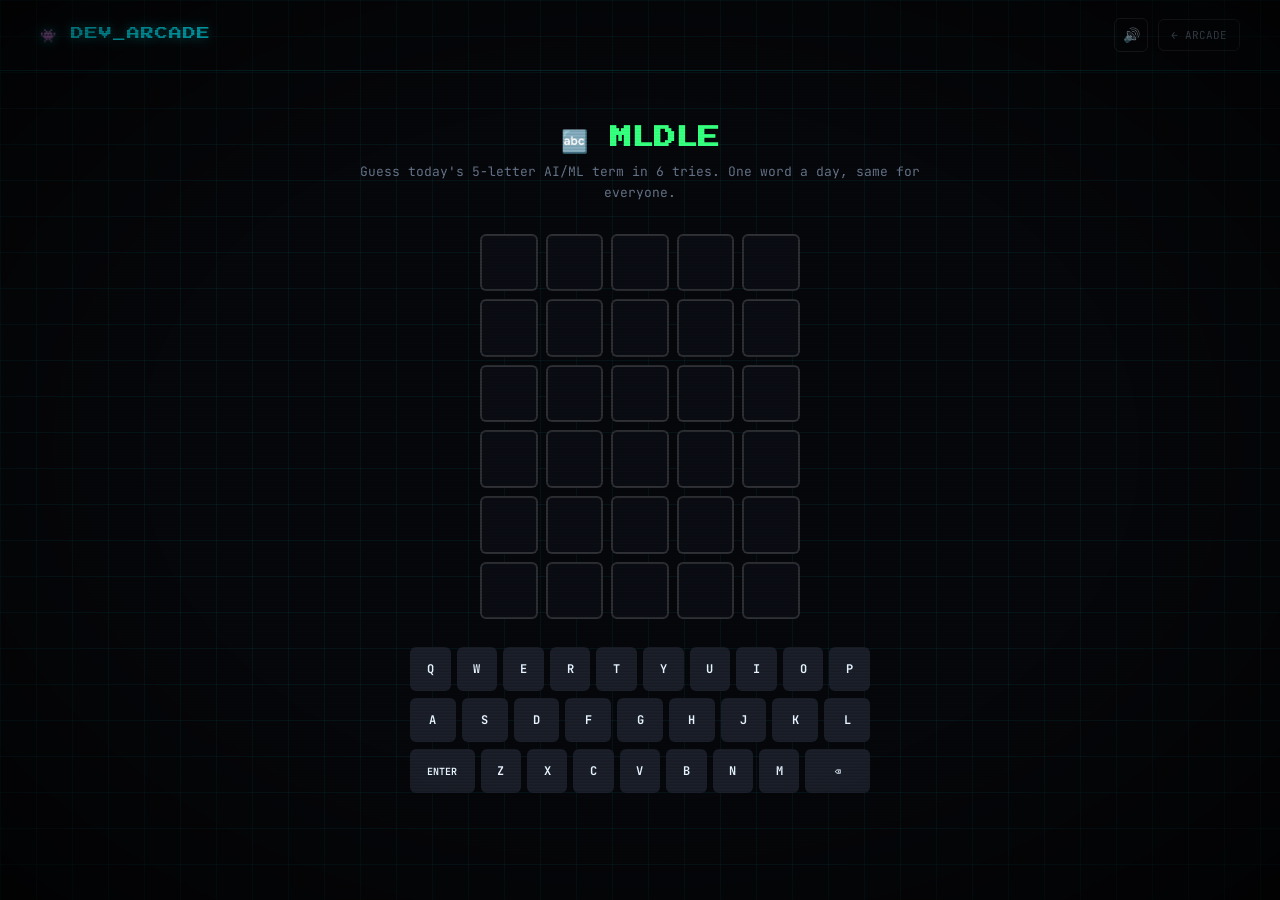
<file: mldle.html>
<!doctype html>
<html lang="en">
<head>
  <meta charset="utf-8" />
  <meta name="viewport" content="width=device-width, initial-scale=1" />
  <title>MLdle — Dev Arcade</title>
  <link rel="icon" href="data:image/svg+xml,<svg xmlns=%22http://www.w3.org/2000/svg%22 viewBox=%220 0 100 100%22><text y=%22.9em%22 font-size=%2290%22>🔤</text></svg>" />
  <link rel="stylesheet" href="style.css" />
  <style>
    .board { display: grid; grid-template-rows: repeat(6, 1fr); gap: 8px; margin: 0 auto 28px; width: min(100%, 320px); }
    .board-row { display: grid; grid-template-columns: repeat(5, 1fr); gap: 8px; }
    .cell {
      aspect-ratio: 1;
      display: flex; align-items: center; justify-content: center;
      border: 2px solid rgba(255,255,255,0.15);
      border-radius: 6px;
      font-family: 'Press Start 2P', monospace;
      font-size: 18px;
      background: var(--bg-panel);
      text-transform: uppercase;
      transition: transform 0.15s ease, background 0.15s ease, border-color 0.15s ease;
    }
    .cell.filled { border-color: rgba(255,255,255,0.35); }
    .cell.correct { background: var(--green); border-color: var(--green); color: #06070a; }
    .cell.present { background: var(--yellow); border-color: var(--yellow); color: #06070a; }
    .cell.absent { background: #1a1e28; border-color: #1a1e28; color: var(--text-dim); }
    .cell.flip { animation: flip 0.4s ease; }
    @keyframes flip { 0% { transform: rotateX(0); } 50% { transform: rotateX(90deg); } 100% { transform: rotateX(0); } }
    .shake { animation: shake 0.3s ease; }
    @keyframes shake { 0%, 100% { transform: translateX(0); } 25% { transform: translateX(-6px); } 75% { transform: translateX(6px); } }

    .kb { display: flex; flex-direction: column; gap: 7px; max-width: 460px; margin: 0 auto; }
    .kb-row { display: flex; gap: 6px; justify-content: center; }
    .key {
      font-family: 'JetBrains Mono', monospace;
      font-weight: 700;
      font-size: 12px;
      border: none;
      border-radius: 6px;
      background: #1c202b;
      color: var(--text);
      padding: 14px 0;
      flex: 1;
      min-width: 26px;
      cursor: pointer;
      text-transform: uppercase;
    }
    .key:hover { background: #262c3a; }
    .key { transition: transform 0.08s ease, background 0.12s ease; }
    .key:active { transform: scale(0.9); }
    .cell.pop { animation: pop 0.1s ease; }
    @keyframes pop { 50% { transform: scale(1.08); } }
    .key.wide { flex: 1.6; font-size: 10px; }
    .key.correct { background: var(--green); color: #06070a; }
    .key.present { background: var(--yellow); color: #06070a; }
    .key.absent { background: #0f1219; color: #45506a; }
  </style>
</head>
<body>
  <div class="grid-bg" aria-hidden="true"></div>
  <header class="topbar">
    <a class="logo pixel" href="index.html">👾 DEV_ARCADE</a>
    <a class="back" href="index.html">← ARCADE</a>
  </header>

  <main>
    <div class="game-shell">
      <h1 class="game-title" style="color: var(--green)">🔤 MLDLE</h1>
      <p class="game-sub">Guess today's 5-letter AI/ML term in 6 tries. One word a day, same for everyone.</p>

      <div id="board" class="board"></div>
      <div id="kb" class="kb"></div>

      <div id="result-panel" class="panel center" style="margin-top: 20px;" hidden>
        <p class="pixel" id="result-title" style="font-size: 15px; margin-bottom: 12px;"></p>
        <pre id="share-grid" style="font-size: 20px; line-height: 1.3; margin: 0 0 18px; background: none; border: none;"></pre>
        <div class="row">
          <button id="copy-btn" class="btn btn-green">📋 COPY RESULT</button>
          <a class="btn btn-ghost" href="index.html">ARCADE</a>
        </div>
      </div>
    </div>
  </main>

  <script src="shared.js"></script>
  <script src="mldle-data.js"></script>
  <script src="mldle.js"></script>
</body>
</html>
</file>
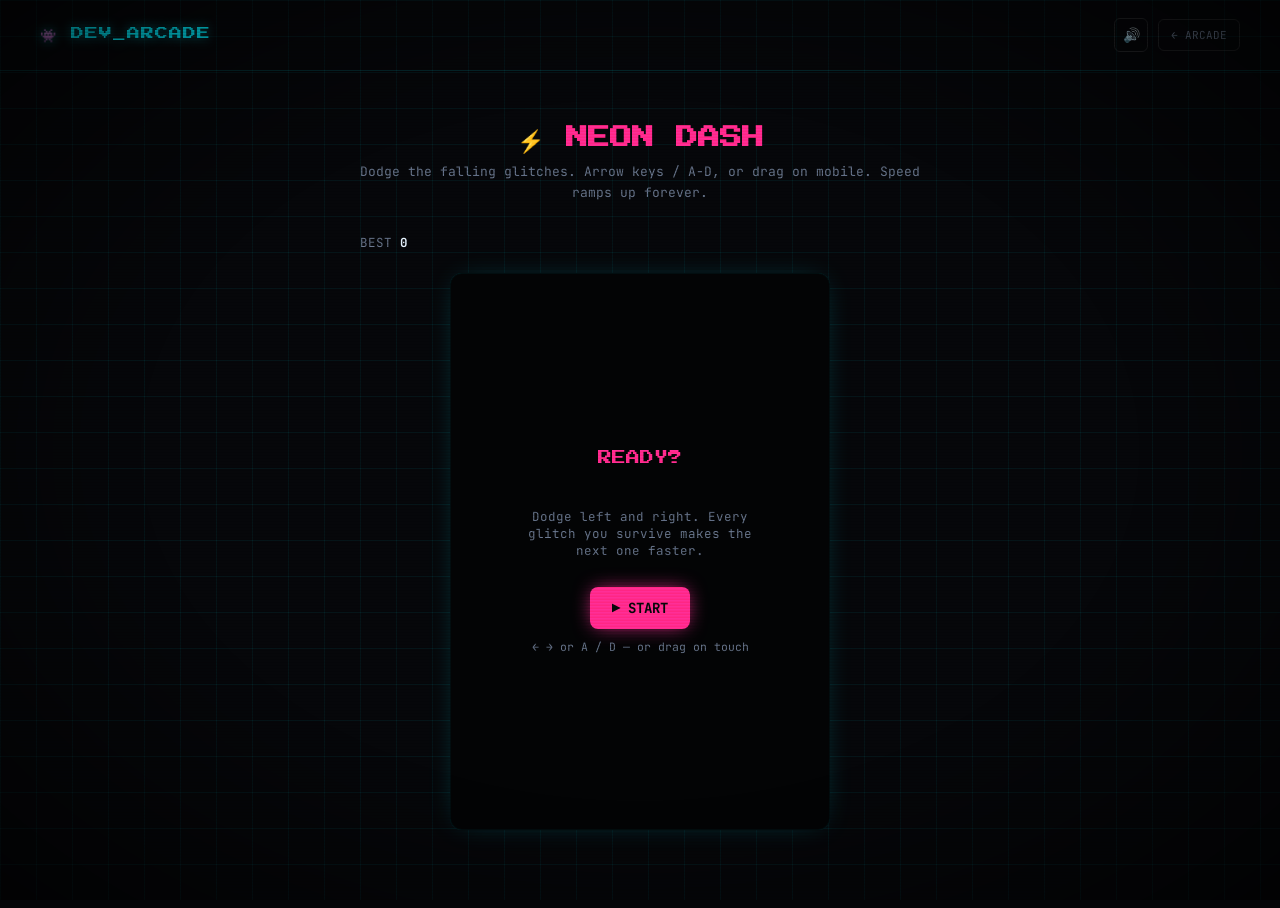
<file: neondash.html>
<!doctype html>
<html lang="en">
<head>
  <meta charset="utf-8" />
  <meta name="viewport" content="width=device-width, initial-scale=1" />
  <title>Neon Dash — Dev Arcade</title>
  <meta name="description" content="Dodge the falling glitches. Real-time canvas game with a glowing trail -- how long can you survive?" />
  <link rel="icon" href="data:image/svg+xml,<svg xmlns=%22http://www.w3.org/2000/svg%22 viewBox=%220 0 100 100%22><text y=%22.9em%22 font-size=%2290%22>⚡</text></svg>" />
  <link rel="stylesheet" href="style.css" />
  <style>
    .stage-wrap {
      position: relative;
      width: min(100%, 380px);
      margin: 0 auto 18px;
      touch-action: none;
    }
    #stage {
      width: 100%;
      aspect-ratio: 3 / 4.4;
      display: block;
      background: #030405;
      border: 1px solid rgba(0,240,255,0.25);
      border-radius: 12px;
      box-shadow: 0 0 30px -10px rgba(0,240,255,0.3);
    }
    .stage-overlay {
      position: absolute;
      inset: 0;
      display: flex;
      align-items: center;
      justify-content: center;
      flex-direction: column;
      gap: 16px;
      background: rgba(3,4,5,0.82);
      border-radius: 12px;
      text-align: center;
      padding: 20px;
    }
    .live-score {
      position: absolute;
      top: 12px; left: 50%;
      transform: translateX(-50%);
      font-family: 'Press Start 2P', monospace;
      font-size: 15px;
      color: var(--cyan);
      text-shadow: 0 0 12px currentColor;
      pointer-events: none;
    }
    .controls-hint { font-size: 11.5px; color: var(--text-dim); margin-top: -6px; }
  </style>
</head>
<body>
  <div class="grid-bg" aria-hidden="true"></div>
  <header class="topbar">
    <a class="logo pixel" href="index.html">👾 DEV_ARCADE</a>
    <a class="back" href="index.html">← ARCADE</a>
  </header>

  <main>
    <div class="game-shell">
      <h1 class="game-title" style="color: var(--magenta)">⚡ NEON DASH</h1>
      <p class="game-sub">Dodge the falling glitches. Arrow keys / A-D, or drag on mobile. Speed ramps up forever.</p>

      <div class="hud">
        <span>BEST <span class="val" id="best-val">0</span></span>
      </div>

      <div class="stage-wrap">
        <canvas id="stage"></canvas>
        <span class="live-score" id="live-score" hidden>0</span>
        <div id="overlay" class="stage-overlay">
          <p style="font-family:'Press Start 2P',monospace; font-size:14px; color: var(--magenta);" id="overlay-title">READY?</p>
          <p style="color: var(--text-dim); font-size: 12.5px; max-width: 260px;" id="overlay-note">Dodge left and right. Every glitch you survive makes the next one faster.</p>
          <button id="start-btn" class="btn btn-magenta">▶ START</button>
          <p class="controls-hint">← → or A / D — or drag on touch</p>
        </div>
      </div>
    </div>
  </main>

  <script src="shared.js"></script>
  <script src="neondash.js"></script>
</body>
</html>
</file>
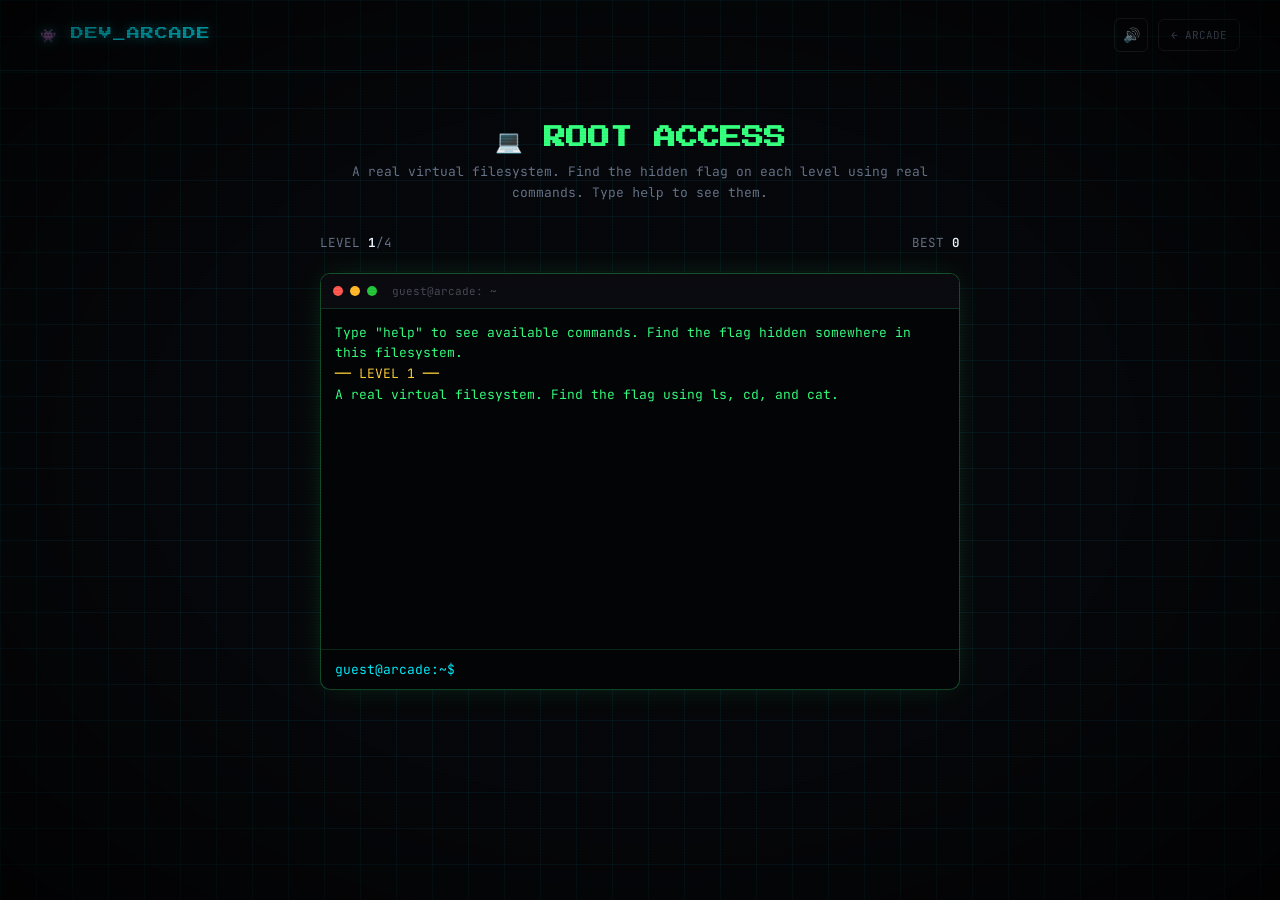
<file: terminal.html>
<!doctype html>
<html lang="en">
<head>
  <meta charset="utf-8" />
  <meta name="viewport" content="width=device-width, initial-scale=1" />
  <title>Root Access — Dev Arcade</title>
  <meta name="description" content="A real interactive fake terminal -- navigate a virtual filesystem with real commands (ls, cd, cat, grep, find) to find the hidden flag." />
  <link rel="icon" href="data:image/svg+xml,<svg xmlns=%22http://www.w3.org/2000/svg%22 viewBox=%220 0 100 100%22><text y=%22.9em%22 font-size=%2290%22>💻</text></svg>" />
  <link rel="stylesheet" href="style.css" />
  <style>
    .term-wrap {
      background: #030405;
      border: 1px solid rgba(57,255,136,0.3);
      border-radius: 10px;
      overflow: hidden;
      box-shadow: 0 0 30px -10px rgba(57,255,136,0.25);
    }
    .term-bar {
      display: flex; align-items: center; gap: 7px;
      padding: 10px 12px;
      background: #0a0b10;
      border-bottom: 1px solid rgba(57,255,136,0.2);
    }
    .term-dot { width: 10px; height: 10px; border-radius: 50%; }
    .term-dot.r { background: #ff5f56; } .term-dot.y { background: #ffbd2e; } .term-dot.g { background: #27c93f; }
    .term-label { margin-left: 8px; font-size: 11px; color: #4a4f5c; }
    #term-output {
      height: 340px;
      overflow-y: auto;
      padding: 14px;
      font-family: 'JetBrains Mono', monospace;
      font-size: 13px;
      line-height: 1.6;
      color: var(--green);
      white-space: pre-wrap;
      word-break: break-word;
    }
    #term-output .cmd-line { color: var(--text); }
    #term-output .prompt-tag { color: var(--cyan); }
    #term-output .err { color: var(--magenta); }
    #term-output .hint { color: var(--yellow); }
    .term-input-row {
      display: flex; align-items: center; gap: 8px;
      padding: 10px 14px;
      border-top: 1px solid rgba(57,255,136,0.15);
      font-family: 'JetBrains Mono', monospace;
      font-size: 13px;
    }
    #term-prompt { color: var(--cyan); white-space: nowrap; }
    #term-input {
      flex: 1;
      background: transparent;
      border: none;
      outline: none;
      color: var(--text);
      font-family: inherit;
      font-size: inherit;
    }
  </style>
</head>
<body>
  <div class="grid-bg" aria-hidden="true"></div>
  <header class="topbar">
    <a class="logo pixel" href="index.html">👾 DEV_ARCADE</a>
    <a class="back" href="index.html">← ARCADE</a>
  </header>

  <main>
    <div class="game-shell" style="max-width: 640px;">
      <h1 class="game-title" style="color: var(--green)">💻 ROOT ACCESS</h1>
      <p class="game-sub">A real virtual filesystem. Find the hidden flag on each level using real commands. Type <code>help</code> to see them.</p>

      <div class="hud">
        <span>LEVEL <span class="val" id="level-val">1</span>/4</span>
        <span>BEST <span class="val" id="best-val">0</span></span>
      </div>

      <div class="term-wrap">
        <div class="term-bar">
          <span class="term-dot r"></span><span class="term-dot y"></span><span class="term-dot g"></span>
          <span class="term-label">guest@arcade: ~</span>
        </div>
        <div id="term-output"></div>
        <div class="term-input-row">
          <span id="term-prompt">guest@arcade:~$</span>
          <input id="term-input" type="text" autocomplete="off" autocapitalize="off" spellcheck="false" />
        </div>
      </div>

      <div id="over-row" class="row" style="margin-top: 20px;" hidden>
        <button id="retry-btn" class="btn btn-green">↻ RESTART</button>
        <a class="btn btn-ghost" href="index.html">ARCADE</a>
      </div>
    </div>
  </main>

  <script src="shared.js"></script>
  <script src="terminal-data.js"></script>
  <script src="terminal.js"></script>
</body>
</html>
</file>
<file: style.css>
@import url('https://fonts.googleapis.com/css2?family=Press+Start+2P&family=JetBrains+Mono:wght@400;500;700;800&display=swap');

:root {
  --bg: #06070a;
  --bg-panel: #0b0d14;
  --cyan: #00f0ff;
  --magenta: #ff2e97;
  --green: #39ff88;
  --yellow: #ffd23f;
  --grid: rgba(0, 240, 255, 0.06);
  --text: #e8f4ff;
  --text-dim: #6c7a91;
}

* { box-sizing: border-box; }

html, body {
  margin: 0;
  min-height: 100vh;
  background: var(--bg);
  color: var(--text);
  font-family: 'JetBrains Mono', monospace;
  position: relative;
}

/* CRT scanlines + subtle vignette, fixed overlay, never blocks clicks */
body::before {
  content: '';
  position: fixed; inset: 0;
  z-index: 999;
  pointer-events: none;
  background: repeating-linear-gradient(
    to bottom,
    rgba(0, 0, 0, 0) 0px,
    rgba(0, 0, 0, 0) 1px,
    rgba(0, 0, 0, 0.18) 2px,
    rgba(0, 0, 0, 0.18) 3px
  );
  mix-blend-mode: overlay;
}
body::after {
  content: '';
  position: fixed; inset: 0;
  z-index: 998;
  pointer-events: none;
  background: radial-gradient(ellipse at center, transparent 55%, rgba(0,0,0,0.65) 100%);
}

.grid-bg {
  position: fixed; inset: 0;
  z-index: 0;
  background-image:
    linear-gradient(var(--grid) 1px, transparent 1px),
    linear-gradient(90deg, var(--grid) 1px, transparent 1px);
  background-size: 36px 36px;
  pointer-events: none;
}

.pixel { font-family: 'Press Start 2P', monospace; }

a { color: inherit; }

.topbar {
  position: relative; z-index: 1;
  display: flex; align-items: center; justify-content: space-between;
  padding: 18px clamp(16px, 4vw, 40px);
  border-bottom: 1px solid rgba(0, 240, 255, 0.15);
}
.topbar .logo {
  font-size: 13px;
  letter-spacing: 1px;
  color: var(--cyan);
  text-shadow: 0 0 12px rgba(0, 240, 255, 0.6);
  text-decoration: none;
}
.topbar .back {
  font-size: 11px;
  color: var(--text-dim);
  text-decoration: none;
  border: 1px solid rgba(255,255,255,0.12);
  padding: 8px 12px;
  border-radius: 6px;
  transition: border-color 0.15s ease, color 0.15s ease;
}
.topbar .back:hover { color: var(--text); border-color: var(--cyan); }
.topbar-right { display: flex; align-items: center; gap: 10px; }
.mute-btn {
  background: transparent;
  border: 1px solid rgba(255,255,255,0.12);
  border-radius: 6px;
  width: 34px; height: 34px;
  font-size: 14px;
  cursor: pointer;
  display: flex; align-items: center; justify-content: center;
  transition: border-color 0.15s ease, transform 0.1s ease;
}
.mute-btn:hover { border-color: var(--cyan); }
.mute-btn:active { transform: scale(0.9); }

main {
  position: relative; z-index: 1;
  max-width: 920px;
  margin: 0 auto;
  padding: clamp(24px, 5vw, 56px) 20px 60px;
}

/* ---- Hub / cabinet select ---- */
.hero { text-align: center; margin-bottom: 48px; }
.hero h1 {
  font-size: clamp(20px, 4.5vw, 34px);
  line-height: 1.6;
  margin: 0 0 14px;
  color: var(--cyan);
  text-shadow: 0 0 18px rgba(0, 240, 255, 0.45), 0 0 40px rgba(0, 240, 255, 0.2);
}
.hero p { color: var(--text-dim); font-size: 14px; max-width: 480px; margin: 0 auto; line-height: 1.7; }
.blink { animation: blink 1.1s steps(1) infinite; }
@keyframes blink { 50% { opacity: 0.2; } }

.section-label {
  font-family: 'Press Start 2P', monospace;
  font-size: 13px;
  margin: 40px 0 18px;
  letter-spacing: 1px;
}
.cabinets:first-of-type { margin-top: 0; }
.cabinets {
  display: grid;
  grid-template-columns: repeat(auto-fit, minmax(230px, 1fr));
  gap: 22px;
}

.cabinet {
  position: relative;
  display: block;
  background: var(--bg-panel);
  border: 1px solid rgba(255,255,255,0.08);
  border-radius: 14px;
  padding: 26px 22px;
  text-decoration: none;
  color: var(--text);
  transition: transform 0.18s ease, border-color 0.18s ease, box-shadow 0.18s ease;
  overflow: hidden;
}
.cabinet::before {
  content: '';
  position: absolute; inset: 0;
  background: linear-gradient(135deg, var(--accent, var(--cyan)) 0%, transparent 40%);
  opacity: 0.08;
}
.cabinet::after {
  content: '';
  position: absolute;
  top: 0; left: -60%;
  width: 40%; height: 100%;
  background: linear-gradient(100deg, transparent, rgba(255,255,255,0.12), transparent);
  transform: skewX(-20deg);
  transition: left 0.55s ease;
  pointer-events: none;
}
.cabinet:hover::after { left: 130%; }
.cabinet:hover {
  transform: translateY(-4px);
  border-color: var(--accent, var(--cyan));
  box-shadow: 0 0 0 1px var(--accent, var(--cyan)), 0 12px 30px -12px var(--accent, var(--cyan));
}
.cabinet .icon { transition: transform 0.25s cubic-bezier(.34,1.56,.64,1); }
.cabinet:hover .icon { transform: scale(1.18) rotate(-4deg); }
.cabinet .icon { font-size: 34px; margin-bottom: 14px; display: block; }
.cabinet .title { font-family: 'Press Start 2P', monospace; font-size: 13px; margin: 0 0 10px; color: var(--accent, var(--cyan)); }
.cabinet .desc { font-size: 12.5px; color: var(--text-dim); line-height: 1.6; margin: 0 0 14px; }
.cabinet .play { font-size: 11px; color: var(--accent, var(--cyan)); }
.cabinet .stat { position: absolute; top: 16px; right: 18px; font-size: 10.5px; color: var(--text-dim); }

.footer-note {
  text-align: center;
  color: #3f4a5c;
  font-size: 11px;
  margin-top: 50px;
  line-height: 1.7;
}

/* ---- Shared game chrome ---- */
.game-shell { max-width: 560px; margin: 0 auto; }
.game-title {
  font-family: 'Press Start 2P', monospace;
  font-size: clamp(16px, 3vw, 22px);
  text-align: center;
  margin: 0 0 8px;
  animation: title-glow 2.6s ease-in-out infinite;
}
@keyframes title-glow {
  0%, 100% { text-shadow: 0 0 14px currentColor; }
  50% { text-shadow: 0 0 22px currentColor, 0 0 36px currentColor; }
}
@media (prefers-reduced-motion: reduce) {
  .game-title { animation: none; text-shadow: 0 0 14px currentColor; }
}
.game-sub { text-align: center; color: var(--text-dim); font-size: 13px; margin: 0 0 30px; line-height: 1.6; }

.btn {
  font-family: 'JetBrains Mono', monospace;
  font-weight: 700;
  border: none;
  border-radius: 8px;
  padding: 12px 22px;
  font-size: 14px;
  cursor: pointer;
  color: #06070a;
  transition: transform 0.12s ease, box-shadow 0.12s ease;
}
.btn:hover { transform: translateY(-2px); }
.btn:active { transform: translateY(0) scale(0.96); }
.btn-cyan { background: var(--cyan); box-shadow: 0 0 20px -4px var(--cyan); }
.btn-magenta { background: var(--magenta); box-shadow: 0 0 20px -4px var(--magenta); }
.btn-green { background: var(--green); box-shadow: 0 0 20px -4px var(--green); }
.btn-ghost {
  background: transparent;
  color: var(--text-dim);
  border: 1px solid rgba(255,255,255,0.15);
  box-shadow: none;
}
.btn-ghost:hover { color: var(--text); border-color: var(--cyan); }
.btn:disabled { opacity: 0.4; cursor: not-allowed; transform: none; }

.center { text-align: center; }
.row { display: flex; gap: 12px; justify-content: center; flex-wrap: wrap; }

.hud {
  display: flex; justify-content: space-between; align-items: center;
  margin-bottom: 22px;
  font-size: 12.5px;
  color: var(--text-dim);
}
.hud .val { color: var(--text); font-weight: 700; }

.panel {
  background: var(--bg-panel);
  border: 1px solid rgba(255,255,255,0.08);
  border-radius: 14px;
  padding: 24px;
}

.options-row {
  display: grid;
  grid-template-columns: repeat(auto-fit, minmax(140px, 1fr));
  gap: 12px;
}
.opt-btn { width: 100%; }
.opt-btn:disabled { opacity: 1; cursor: default; transform: none; }
.opt-btn.opt-correct { background: var(--green) !important; box-shadow: 0 0 20px -4px var(--green); }
.opt-btn.opt-wrong { background: var(--magenta) !important; box-shadow: 0 0 20px -4px var(--magenta); }

.prompt-emoji { font-size: 72px; line-height: 1; }

[hidden] { display: none !important; }
</file>
